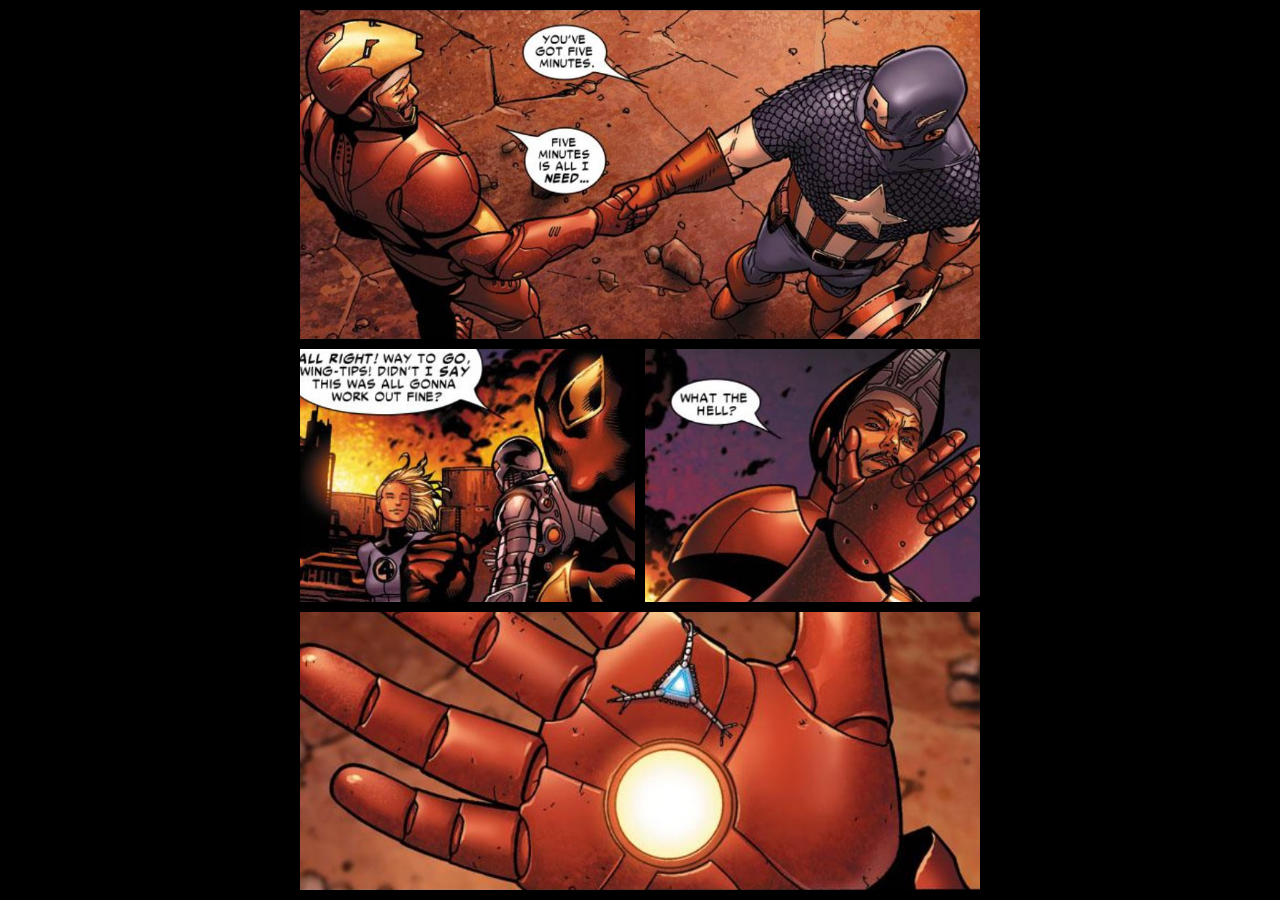
<file: basic-grid-area/index.html>
<!DOCTYPE html>
<html lang="en">
<head>
    <meta charset="UTF-8">
    <meta name="viewport" content="width=device-width, initial-scale=1.0">
    <meta http-equiv="X-UA-Compatible" content="ie=edge">
    <title>Basic grid with grid-areas</title>
    <link rel="stylesheet" href="style.css">
</head>
<body>
    <div class="civil-war-container">
        <div class="civil-war-1"></div>
        <div class="civil-war-2"></div>
        <div class="civil-war-3"></div>
        <div class="civil-war-4"></div>
    </div>
</body>
</html>
</file>
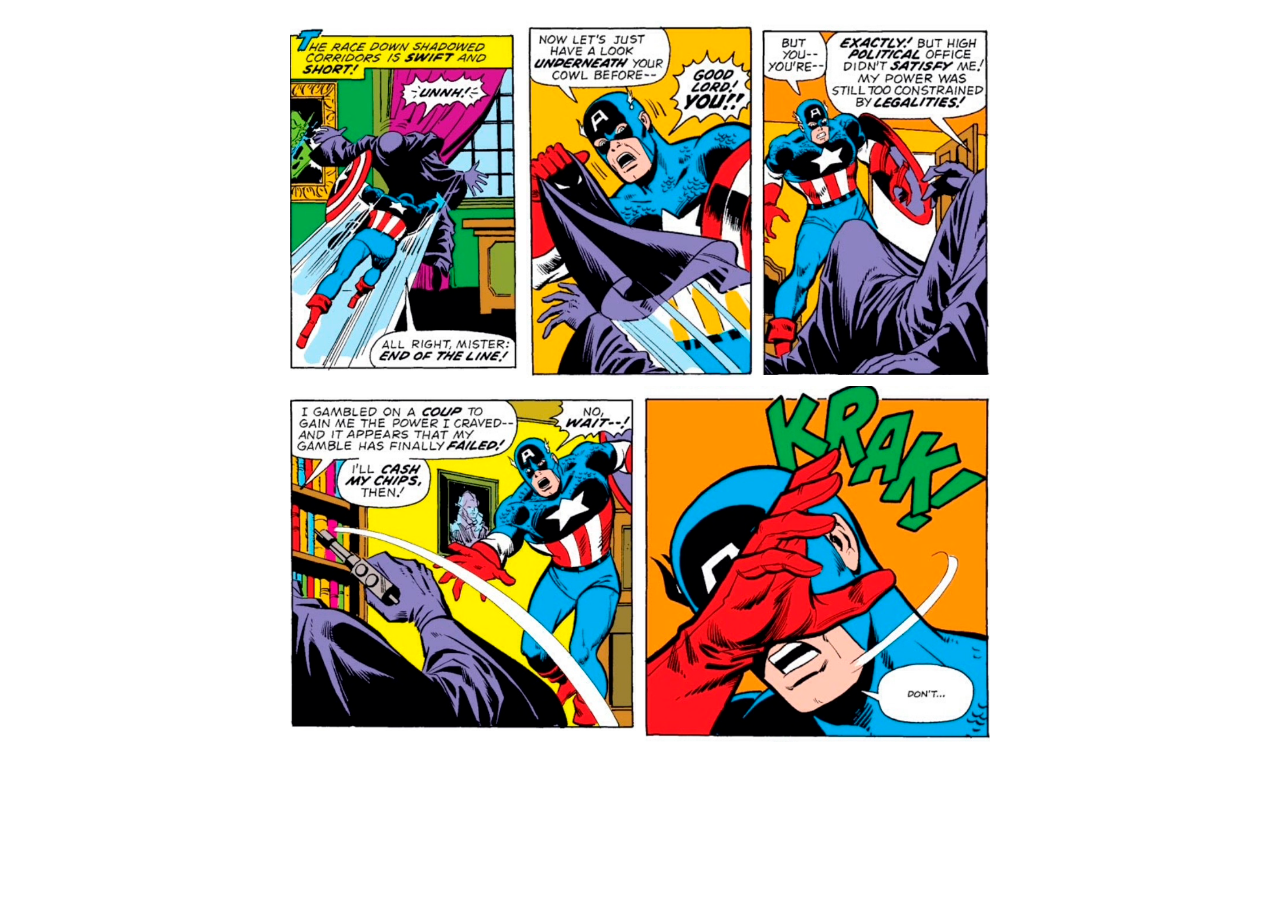
<file: basic-grid-lines/index.html>
<!DOCTYPE html>
<html lang="en">
<head>
    <meta charset="UTF-8">
    <meta name="viewport" content="width=device-width, initial-scale=1.0">
    <meta http-equiv="X-UA-Compatible" content="ie=edge">
    <title>Basic Grid using grid-lines</title>
    <link rel="stylesheet" href="style.css">
</head>
<body>

    <div class="captain-container">
        <img class="captain-1" src="./images/captain_01.png">
        <img class="captain-2" src="./images/captain_02.png">
        <img class="captain-3" src="./images/captain_03.png">
        <img class="captain-4" src="./images/captain_04.png">
        <img class="captain-5" src="./images/captain_05.png">
    </div>
    
</body>
</html>
</file>
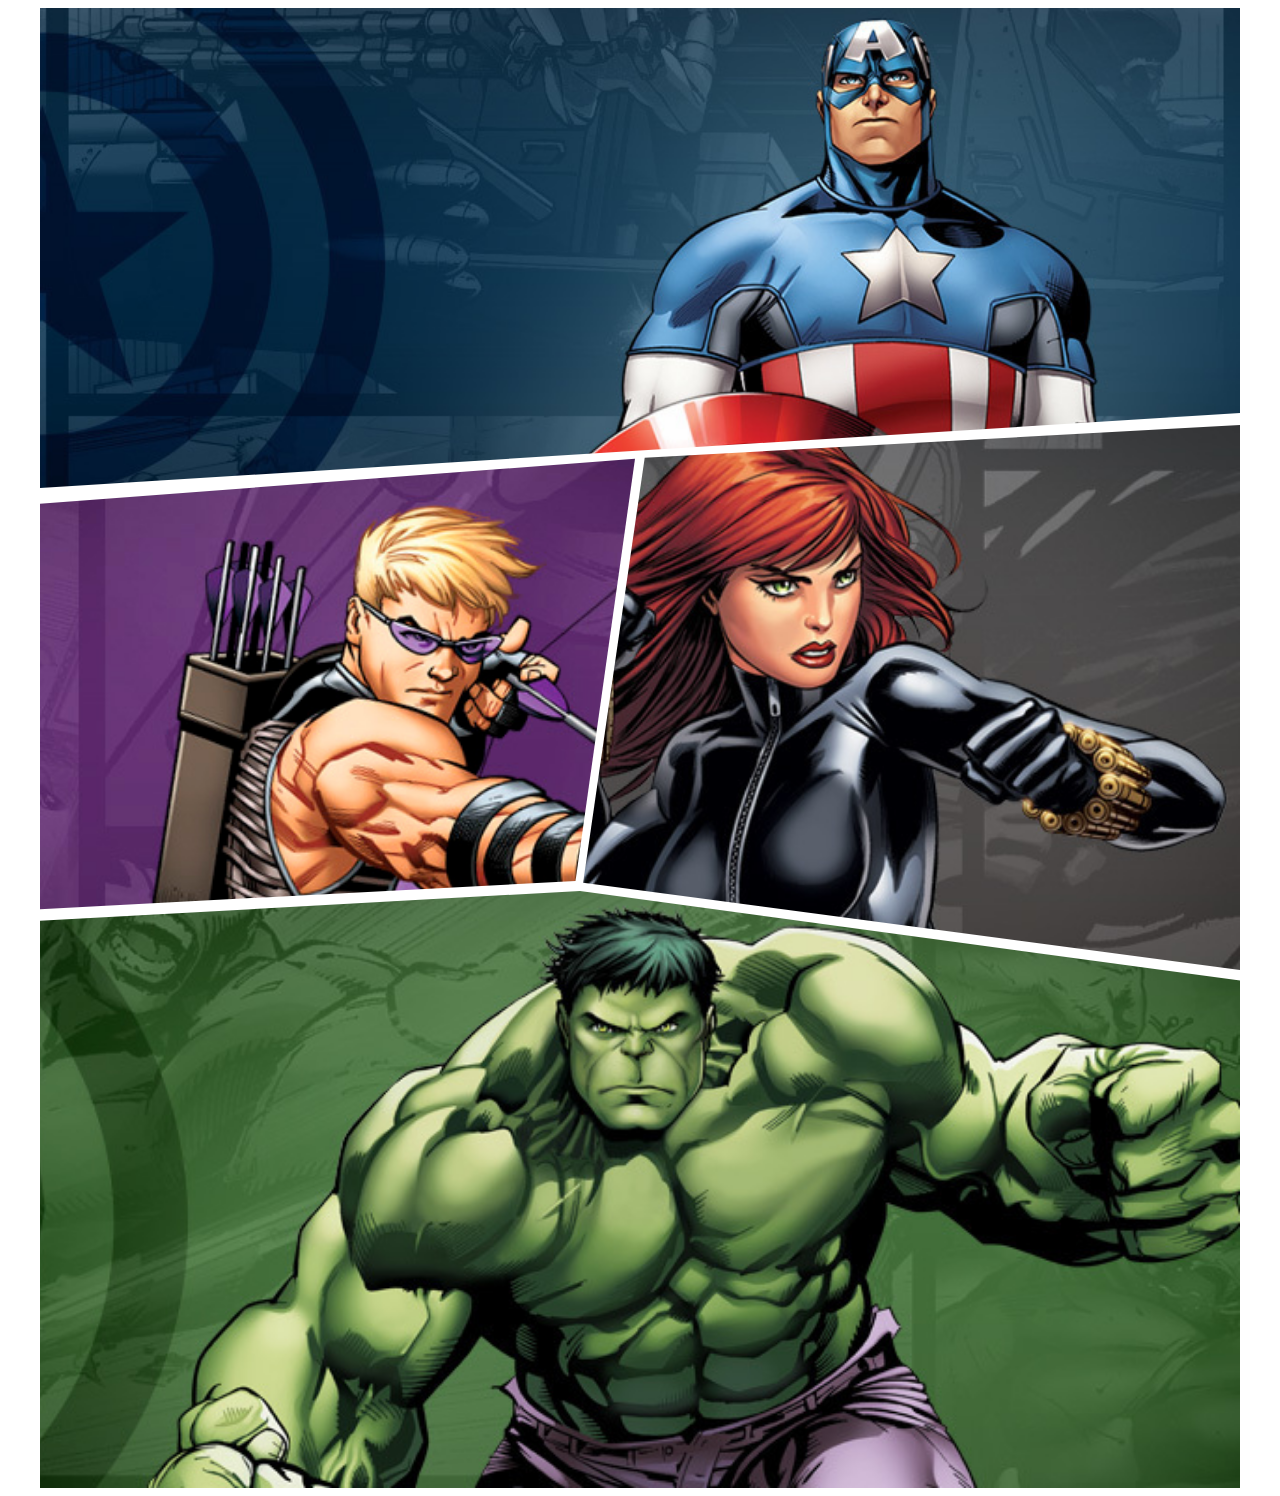
<file: clip-path-grid/index.html>
<!DOCTYPE html>
<html lang="en">

<head>
    <meta charset="UTF-8">
    <meta name="viewport" content="width=device-width, initial-scale=1.0">
    <meta http-equiv="X-UA-Compatible" content="ie=edge">
    <title>Grid with clip-path</title>
    <link rel="stylesheet" href="style.css">
</head>

<body>
    <div class="advengers-container">
        <div class="hero-item captain"></div>
        <div class="hero-item falcon-eye"></div>
        <div class="hero-item black-widow"></div>
        <div class="hero-item hulk"></div>
    </div>
</body>

</html>
</file>
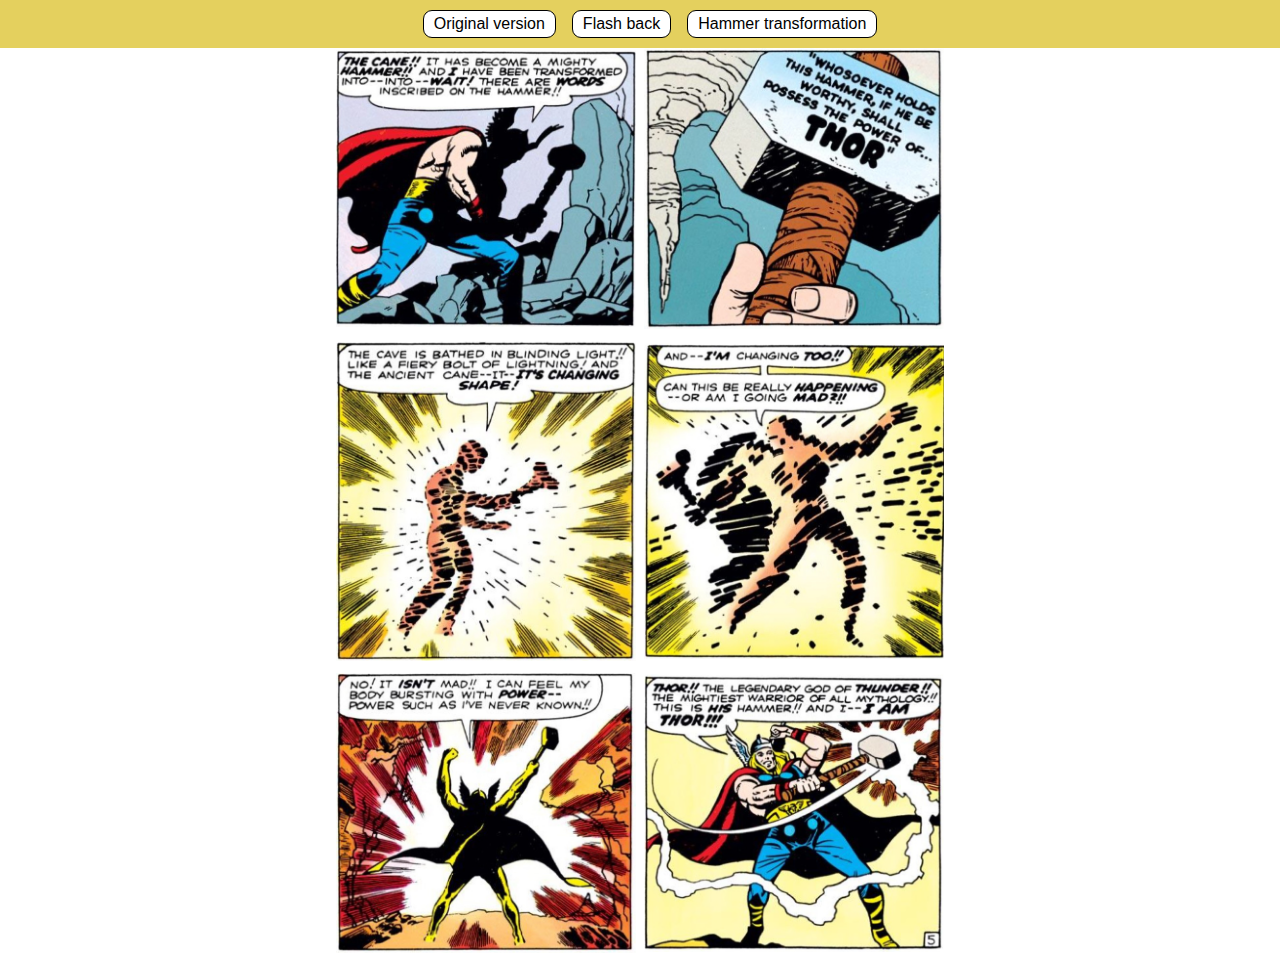
<file: history-grid/index.html>
<!DOCTYPE html>
<html lang="en">
<head>
    <meta charset="UTF-8">
    <meta name="viewport" content="width=device-width, initial-scale=1.0">
    <meta http-equiv="X-UA-Compatible" content="ie=edge">
    <title>History Grid</title>
    <link rel="stylesheet" href="style.css">
</head>
<body>
    <div class="buttons">
        <button id="original">Original version</button>
        <button id="flash-back">Flash back</button>
        <button id="hammer-transform">Hammer transformation</button>
    </div>

    <div class="thor-container hammer-transform">
        <div class="thor-1">
            <img src="./images/thor_01.jpg">
        </div>
        <div class="thor-2">
            <img src="./images/thor_02.jpg">
        </div>
        <div class="thor-3">
            <img src="./images/thor_03.jpg">
        </div>
        <div class="thor-4">
            <img src="./images/thor_04.jpg">
        </div>
        <div class="thor-5">
            <img src="./images/thor_05.jpg">
        </div>
        <div class="thor-6">
            <img src="./images/thor_06.png">
        </div>
    </div>
    
    <script src="https://ajax.googleapis.com/ajax/libs/jquery/3.2.1/jquery.min.js"></script>
    <script>
        let container = $(".thor-container");
        $("button#flash-back").click(() => {
            console.log("Button")
            container.removeClass("hammer-transform");
            container.addClass("flash-back");
        })
        $("button#hammer-transform").click(() => {
            container.removeClass("flash-back");
            container.addClass("hammer-transform");
        })
        $("button#original").click(() => {
            container.removeClass("flash-back");
            container.removeClass("hammer-transform");
        })
    </script>
</body>

</html>
</file>
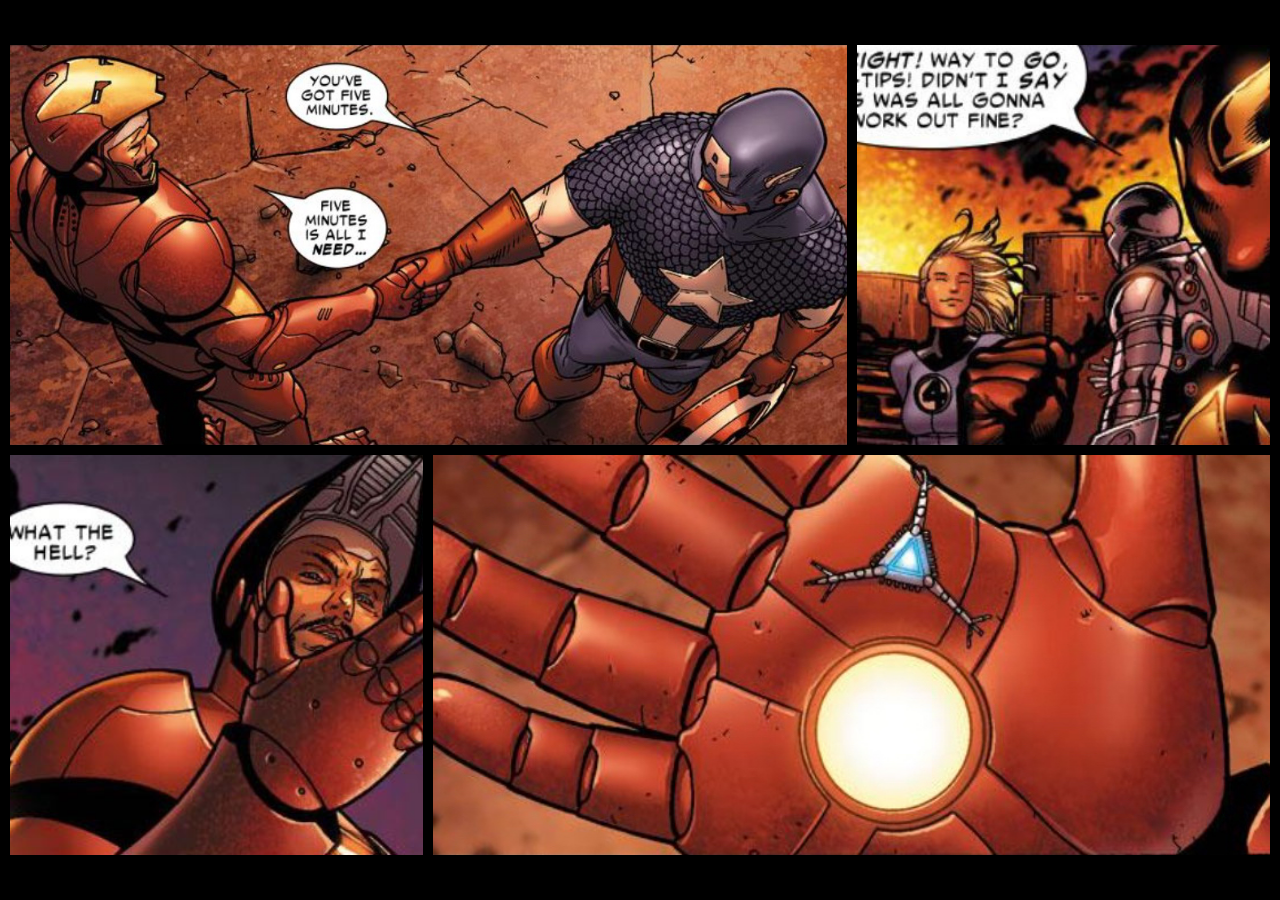
<file: responsive-grid/index.html>
<!DOCTYPE html>
<html lang="en">
<head>
    <meta charset="UTF-8">
    <meta name="viewport" content="width=device-width, initial-scale=1.0">
    <meta http-equiv="X-UA-Compatible" content="ie=edge">
    <title>Responsive CSSGrid</title>
    <link rel="stylesheet" href="style.css">
</head>
<body>
    <div class="civil-war-container">
        <div class="civil-war-1"></div>
        <div class="civil-war-2"></div>
        <div class="civil-war-3"></div>
        <div class="civil-war-4"></div>
    </div>
</body>
</html>
</file>
<file: basic-grid-area/style.css>
.civil-war-container {
    padding: 10px;
    height: 100vh;
    box-sizing: border-box;
    max-width: 700px;
    margin: auto;

    display: grid;
    grid-template-columns: repeat(2, 1fr);
    grid-template-rows: 1.3fr 1fr 1.1fr;
    grid-template-areas: 
        "american-captain american-captain"
        "spiderman iron-man-1"
        "iron-man-2 iron-man-2";
    grid-gap: 10px;
}


.civil-war-1 {
    grid-area: american-captain;
    background: url("./images/civil-war-scenes_01.png");
}

.civil-war-2 {
    grid-area: spiderman;
    background: url("./images/civil-war-scenes_02.jpg");
}

.civil-war-3 {
    grid-area: iron-man-1;
    background: url("./images/civil-war-scenes_03.jpg");
}

.civil-war-4 {
    grid-area: iron-man-2;
    background: url("./images/civil-war-scenes_04.jpg");
}

/* Non grid-relevant css */

html,
body {
    margin: 0;
    padding: 0;
    background: #000;
}

.civil-war-container > div {
    background-size: cover;
    background-position: top center;
}
</file>
<file: basic-grid-lines/style.css>
.captain-container {
    max-width: 700px;
    margin: 20px auto;

    display: grid;
    grid-template-columns: 1fr 1fr 1fr 1fr 1fr 1fr;
    grid-auto-rows: auto;

    align-items: center;
    grid-gap: 8px;
}

.captain-1 {
    grid-column: 1 / 3
}

.captain-2 {
    grid-column: 3 / 5
}

.captain-3 {
    grid-column: 5 / 7
}

.captain-4 {
    grid-column: 1 / 4
}

.captain-5 {
    grid-column: 4 / 7
}

.captain-container img {
    width: 100%;
    height: auto;
}
</file>
<file: clip-path-grid/style.css>
/* Credits to: Aysha Anggraini
    this example is based on this https://codepen.io/rrenula/pen/LzLXYJ
*/

.advengers-container {
    display: grid;
    grid-gap: 10px;
    grid-template-columns: repeat(2, 1fr);
    grid-auto-rows: 1fr;
    max-width: 1200px;
    margin: auto;
}

.hero-item {
    display: inline-block;
    min-height: 400px;
    width: 50%;
    background-position: center center;
    background-repeat: no-repeat;
    background-size: cover;
}

.captain {
    background-image: url("./images/adv1.jpg");
    background-position: top right;
}

.falcon-eye {
    background-image: url("./images/adv2.jpg");
    background-position: center left;
}

.black-widow {
    background-image: url("./images/adv3.jpg");
    background-position: center right;
}

.hulk {
    background-image: url("./images/adv4.jpg");
    background-position: top right;
}

@supports (display: grid) {
    .hero-item {
        width: auto;
        min-height: 0;
    }
    .captain {
        grid-column: 1 / span 2;
        grid-row: 1 / 50;
        -webkit-clip-path: polygon(0 0, 100% 0, 100% calc(100% - 75px), 0 100%);
        clip-path: polygon(0 0, 100% 0, 100% calc(100% - 75px), 0 100%);
    }
    .falcon-eye {
        grid-column: 1 / span 1;
        grid-row: 50 / 100;
        -webkit-clip-path: polygon(0 14%, 0 86%, 90% 81%, 100% 6%);
        clip-path: polygon(0 14%, 0 86%, 90% 81%, 100% 6%);
        margin-top: -73px;
    }
    .black-widow {
        grid-column: 2 / span 1;
        grid-row: 50 / 100;
        -webkit-clip-path: polygon(13% 6%, 4% 84%, 100% 100%, 100% 0%);
        clip-path: polygon(13% 6%, 4% 84%, 100% 100%, 100% 0%);
        margin-top: -73px;
        margin-left: -15%;
        margin-bottom: 18px;
    }
    .hulk {
        grid-column: 1 / span 2;
        grid-row: 100 / 150;
        -webkit-clip-path: polygon(45% 0, 100% 15%, 100% 100%, 0 100%, 0 5%);
        clip-path: polygon(45% 0, 100% 15%, 100% 100%, 0 100%, 0 5%);
        margin-top: -107px;
    }
}
</file>
<file: history-grid/style.css>
.thor-container {
    display: grid;
    grid-template-columns: 300px 300px;
    grid-auto-rows: auto;
    justify-content: center;
    align-items: center;
    grid-gap: 8px;
    grid-template-areas: 
        "lightning madness"
        "power hammer"
        "inscription mightiest-warrior"
}

.thor-container.flash-back {
    grid-template-areas: 
        "power mightiest-warrior"
        "madness lightning"
        "inscription hammer"
}

.thor-container.hammer-transform {
    grid-template-areas: 
        "hammer inscription"
        "lightning madness"
        "power mightiest-warrior"
}

.thor-1 {
    grid-area: lightning;
}
.thor-2 {
    grid-area: madness;
}
.thor-3 {
    grid-area: power;
}
.thor-4 {
    grid-area: hammer;
}
.thor-5 {
    grid-area: inscription;
}
.thor-6 {
    grid-area: mightiest-warrior;
}

/* Non grid-related styles */
html, body {
    margin: 0;
}

.thor-container img {
    width: 100%;
    max-width: 300px;
    height: auto;
}

.buttons {
    background: rgb(228, 208, 94);
    color: #000;
    width: 100%;
    display: flex;
    padding: 10px;
    justify-content: center;
}

.buttons button {
    background: #fff;
    border-radius: 9px;
    border: 1px solid #000;
    padding: 4px 10px;
    font-size: 16px;
    cursor: pointer;
    margin: 0px 8px;
}
</file>
<file: responsive-grid/style.css>
html,
body {
    margin: 0;
    padding: 0;
    background: #000;
}

.civil-war-container {
    display: grid;
    grid-template-columns: repeat(2, 1fr);
    grid-template-rows: 1.3fr 1fr 1.1fr;
    grid-template-areas: 
        "american-captain american-captain"
        "spiderman iron-man-1"
        "iron-man-2 iron-man-2";
    grid-gap: 10px;
    padding: 10px;
    height: 100vh;
    box-sizing: border-box;
}

.civil-war-container>div {
    background-size: cover;
    background-position: top center;
}

.civil-war-1 {
    grid-area: american-captain;
    background: url("./images/civil-war-scenes_01.png");
}

.civil-war-2 {
    grid-area: spiderman;
    background: url("./images/civil-war-scenes_02.jpg");
}

.civil-war-3 {
    grid-area: iron-man-1;
    background: url("./images/civil-war-scenes_03.jpg");
}

.civil-war-4 {
    grid-area: iron-man-2;
    background: url("./images/civil-war-scenes_04.jpg");
}

@media (max-width: 480px) {
    .civil-war-container {
        grid-template-columns: 1fr;
        grid-template-rows: repeat(4, 1fr);
        grid-template-areas: 
            "american-captain" 
            "spiderman"
            "iron-man-1"
            "iron-man-2";
    }
}
@media (min-width: 1270px) {
    .civil-war-container {
        grid-template-columns: repeat(3, 1fr);
        grid-template-rows: repeat(2, 400px);
        grid-template-areas: 
            "american-captain american-captain spiderman" 
            "iron-man-1 iron-man-2 iron-man-2";
        align-content: center;
    }
}
</file>
